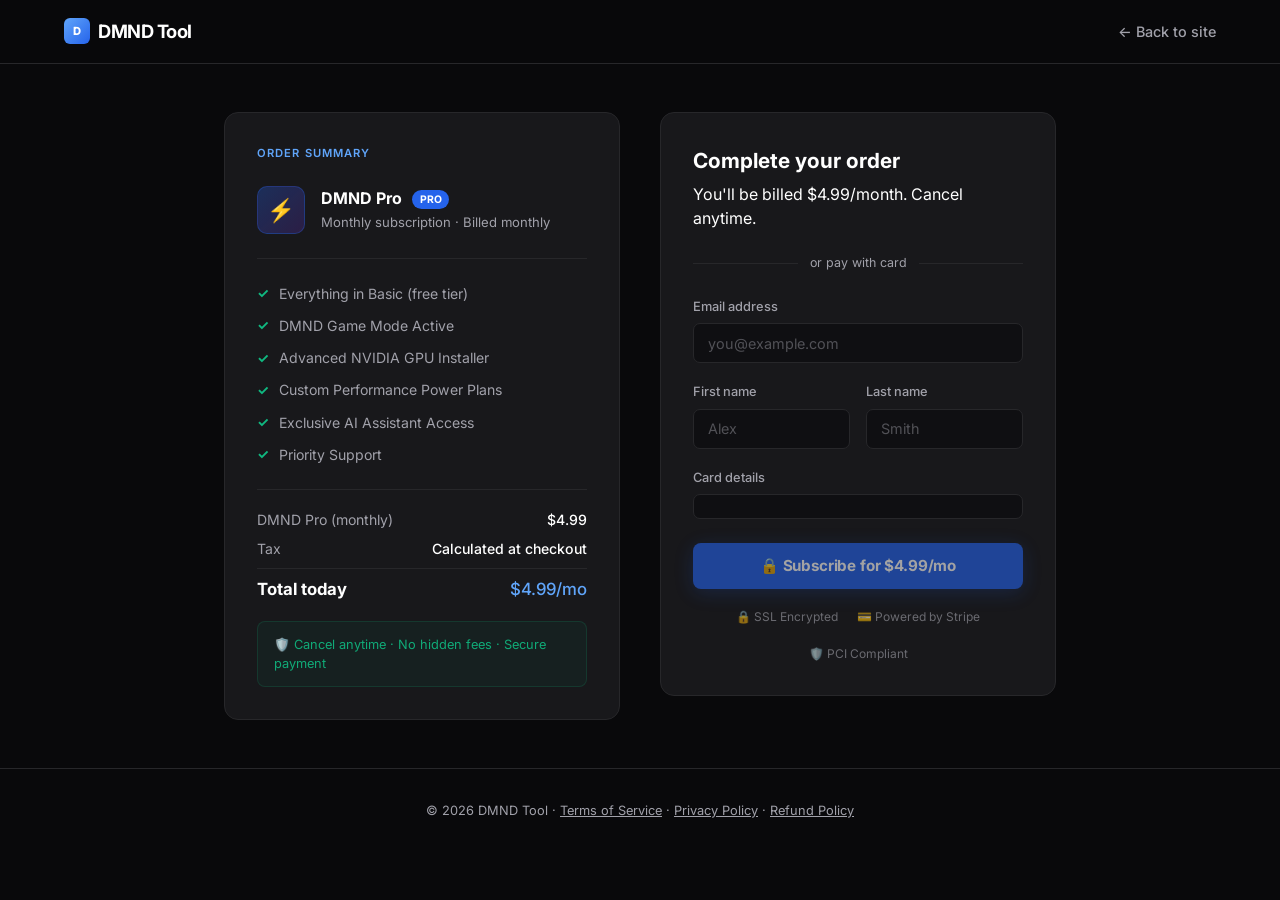
<file: checkout.html>
<!DOCTYPE html>
<html lang="en">
<head>
    <meta charset="UTF-8">
    <meta name="viewport" content="width=device-width, initial-scale=1.0">
    <title>DMND Pro — Checkout</title>
    <link href="https://fonts.googleapis.com/css2?family=Inter:wght@400;500;600;700;800&display=swap" rel="stylesheet">
    <script src="https://js.stripe.com/v3/"></script>
    <style>
        :root {
            --bg-dark: #09090b;
            --text-main: #ffffff;
            --text-muted: #a1a1aa;
            --accent-blue: #2563eb;
            --accent-hover: #1d4ed8;
            --card-bg: #18181b;
            --border-color: #27272a;
            --font-stack: 'Inter', -apple-system, BlinkMacSystemFont, "Segoe UI", Roboto, sans-serif;
        }

        *, *::before, *::after {
            margin: 0; padding: 0;
            box-sizing: border-box;
            font-family: var(--font-stack);
        }

        html { scroll-behavior: smooth; }

        body {
            background-color: var(--bg-dark);
            color: var(--text-main);
            line-height: 1.5;
            min-height: 100vh;
        }

        /* subtle grid bg */
        body::before {
            content: '';
            position: fixed; inset: 0; z-index: -1;
            background-image:
                linear-gradient(var(--border-color) 1px, transparent 1px),
                linear-gradient(90deg, var(--border-color) 1px, transparent 1px);
            background-size: 40px 40px;
            opacity: .025;
            pointer-events: none;
        }

        /* ── NAVBAR ── */
        .navbar {
            display: flex;
            justify-content: space-between;
            align-items: center;
            padding: 1.1rem 5%;
            border-bottom: 1px solid var(--border-color);
            background-color: rgba(9, 9, 11, 0.85);
            backdrop-filter: blur(14px);
            position: sticky;
            top: 0;
            z-index: 100;
        }

        .logo {
            font-weight: 700;
            font-size: 1.15rem;
            letter-spacing: -0.5px;
            display: flex;
            align-items: center;
            gap: 0.5rem;
            color: var(--text-main);
            text-decoration: none;
        }

        .logo-icon {
            width: 26px; height: 26px;
            background: linear-gradient(135deg, #60a5fa, #2563eb);
            border-radius: 6px;
            display: flex; align-items: center; justify-content: center;
            font-size: .7rem; font-weight: 800; color: #fff;
        }

        .nav-back {
            color: var(--text-muted);
            text-decoration: none;
            font-size: 0.9rem;
            font-weight: 500;
            display: flex;
            align-items: center;
            gap: .4rem;
            transition: color .2s;
        }
        .nav-back:hover { color: var(--text-main); }

        /* ── CHECKOUT LAYOUT ── */
        .checkout-wrapper {
            max-width: 960px;
            margin: 3rem auto;
            padding: 0 5%;
            display: grid;
            grid-template-columns: 1fr 1fr;
            gap: 2.5rem;
            align-items: start;
        }

        @media (max-width: 700px) {
            .checkout-wrapper {
                grid-template-columns: 1fr;
                margin: 1.5rem auto;
            }
        }

        /* ── ORDER SUMMARY (LEFT) ── */
        .order-summary {
            background: var(--card-bg);
            border: 1px solid var(--border-color);
            border-radius: 14px;
            padding: 2rem;
            position: sticky;
            top: 90px;
        }

        .order-label {
            font-size: .7rem;
            font-weight: 600;
            color: #60a5fa;
            letter-spacing: .1em;
            text-transform: uppercase;
            margin-bottom: 1.5rem;
        }

        .product-row {
            display: flex;
            align-items: center;
            gap: 1rem;
            margin-bottom: 1.5rem;
            padding-bottom: 1.5rem;
            border-bottom: 1px solid var(--border-color);
        }

        .product-icon {
            width: 48px; height: 48px;
            background: linear-gradient(135deg, rgba(37,99,235,.3), rgba(124,58,237,.2));
            border: 1px solid rgba(37,99,235,.3);
            border-radius: 10px;
            display: flex; align-items: center; justify-content: center;
            font-size: 1.4rem;
            flex-shrink: 0;
        }

        .product-info h3 {
            font-size: 1rem;
            font-weight: 700;
            margin-bottom: .2rem;
        }

        .product-info p {
            font-size: .82rem;
            color: var(--text-muted);
        }

        .pro-badge-sm {
            display: inline-block;
            background: var(--accent-blue);
            color: #fff;
            font-size: .65rem;
            font-weight: 700;
            padding: .1rem .45rem;
            border-radius: 20px;
            margin-left: .4rem;
            vertical-align: middle;
        }

        .feature-list {
            list-style: none;
            margin-bottom: 1.5rem;
        }

        .feature-list li {
            display: flex;
            align-items: center;
            gap: .6rem;
            font-size: .88rem;
            color: var(--text-muted);
            margin-bottom: .7rem;
        }

        .feature-list li::before {
            content: '✓';
            color: #10b981;
            font-weight: 700;
            font-size: .85rem;
            flex-shrink: 0;
        }

        .price-breakdown {
            border-top: 1px solid var(--border-color);
            padding-top: 1.2rem;
        }

        .price-row {
            display: flex;
            justify-content: space-between;
            font-size: .88rem;
            color: var(--text-muted);
            margin-bottom: .5rem;
        }

        .price-row.total {
            font-size: 1.05rem;
            font-weight: 700;
            color: var(--text-main);
            margin-top: .5rem;
            padding-top: .5rem;
            border-top: 1px solid var(--border-color);
        }

        .price-row .amount { color: var(--text-main); font-weight: 500; }
        .price-row.total .amount { color: #60a5fa; }

        .guarantee {
            margin-top: 1.2rem;
            background: rgba(16,185,129,.05);
            border: 1px solid rgba(16,185,129,.15);
            border-radius: 8px;
            padding: .8rem 1rem;
            display: flex;
            align-items: center;
            gap: .6rem;
            font-size: .8rem;
            color: rgba(16,185,129,.9);
        }

        /* ── PAYMENT PANEL (RIGHT) ── */
        .payment-panel {
            background: var(--card-bg);
            border: 1px solid var(--border-color);
            border-radius: 14px;
            padding: 2rem;
        }

        .payment-panel h2 {
            font-size: 1.3rem;
            font-weight: 700;
            margin-bottom: .4rem;
        }

        .payment-panel > p {
            font-size: .88rem;
            color: var(--text-muted);
            margin-bottom: 1.8rem;
        }

        /* ── FORM FIELDS ── */
        .field-group {
            margin-bottom: 1.2rem;
        }

        .field-row {
            display: grid;
            grid-template-columns: 1fr 1fr;
            gap: 1rem;
        }

        label {
            display: block;
            font-size: .8rem;
            font-weight: 500;
            color: var(--text-muted);
            margin-bottom: .45rem;
        }

        input[type="text"],
        input[type="email"] {
            width: 100%;
            background: #0f0f12;
            border: 1px solid var(--border-color);
            border-radius: 7px;
            color: var(--text-main);
            font-size: .9rem;
            padding: .65rem .9rem;
            transition: border-color .2s, box-shadow .2s;
            outline: none;
        }

        input[type="text"]:focus,
        input[type="email"]:focus {
            border-color: var(--accent-blue);
            box-shadow: 0 0 0 3px rgba(37,99,235,.15);
        }

        input::placeholder { color: rgba(161,161,170,.45); }

        /* Stripe Element container */
        .stripe-field {
            background: #0f0f12;
            border: 1px solid var(--border-color);
            border-radius: 7px;
            padding: .7rem .9rem;
            transition: border-color .2s, box-shadow .2s;
        }

        .stripe-field.focused {
            border-color: var(--accent-blue);
            box-shadow: 0 0 0 3px rgba(37,99,235,.15);
        }

        .stripe-field.error {
            border-color: #ef4444;
            box-shadow: 0 0 0 3px rgba(239,68,68,.12);
        }

        /* divider */
        .divider {
            display: flex;
            align-items: center;
            gap: .75rem;
            margin: 1.5rem 0;
            color: var(--text-muted);
            font-size: .78rem;
        }
        .divider::before, .divider::after {
            content: '';
            flex: 1;
            height: 1px;
            background: var(--border-color);
        }

        /* Stripe Express Checkout / Card */
        #express-checkout-element {
            margin-bottom: 1rem;
        }

        /* submit button */
        .btn-checkout {
            width: 100%;
            background: var(--accent-blue);
            color: #fff;
            border: none;
            border-radius: 8px;
            padding: .85rem;
            font-size: .95rem;
            font-weight: 700;
            cursor: pointer;
            transition: background .2s, transform .15s, box-shadow .2s;
            display: flex;
            align-items: center;
            justify-content: center;
            gap: .5rem;
            margin-top: 1.5rem;
            box-shadow: 0 4px 20px rgba(37,99,235,.3);
            letter-spacing: -.01em;
        }

        .btn-checkout:hover {
            background: var(--accent-hover);
            transform: translateY(-1px);
            box-shadow: 0 6px 28px rgba(37,99,235,.4);
        }

        .btn-checkout:disabled {
            opacity: .6;
            cursor: not-allowed;
            transform: none;
        }

        .btn-checkout .spinner {
            width: 16px; height: 16px;
            border: 2px solid rgba(255,255,255,.3);
            border-top-color: #fff;
            border-radius: 50%;
            animation: spin .7s linear infinite;
            display: none;
        }

        .btn-checkout.loading .spinner { display: block; }
        .btn-checkout.loading .btn-text { display: none; }

        @keyframes spin { to { transform: rotate(360deg); } }

        /* error message */
        #error-message {
            display: none;
            background: rgba(239,68,68,.08);
            border: 1px solid rgba(239,68,68,.2);
            color: #f87171;
            border-radius: 7px;
            padding: .7rem 1rem;
            font-size: .85rem;
            margin-top: 1rem;
        }

        /* security badges */
        .security-row {
            display: flex;
            align-items: center;
            justify-content: center;
            gap: 1.2rem;
            margin-top: 1.2rem;
            flex-wrap: wrap;
        }

        .security-badge {
            display: flex;
            align-items: center;
            gap: .35rem;
            font-size: .75rem;
            color: rgba(161,161,170,.6);
        }

        /* ── SUCCESS STATE ── */
        .success-screen {
            display: none;
            text-align: center;
            padding: 2.5rem 1.5rem;
        }

        .success-icon {
            width: 64px; height: 64px;
            background: rgba(16,185,129,.1);
            border: 2px solid rgba(16,185,129,.3);
            border-radius: 50%;
            display: flex; align-items: center; justify-content: center;
            font-size: 1.8rem;
            margin: 0 auto 1.2rem;
        }

        .success-screen h2 { font-size: 1.5rem; font-weight: 700; margin-bottom: .5rem; }
        .success-screen p { color: var(--text-muted); font-size: .9rem; line-height: 1.6; max-width: 320px; margin: 0 auto 1.5rem; }

        .btn-primary-sm {
            display: inline-flex;
            align-items: center;
            gap: .4rem;
            background: var(--accent-blue);
            color: #fff;
            padding: .6rem 1.4rem;
            border-radius: 7px;
            text-decoration: none;
            font-size: .9rem;
            font-weight: 600;
            transition: background .2s;
        }
        .btn-primary-sm:hover { background: var(--accent-hover); }

        /* ── FOOTER ── */
        .checkout-footer {
            text-align: center;
            padding: 2rem 5%;
            color: var(--text-muted);
            font-size: .8rem;
            border-top: 1px solid var(--border-color);
            margin-top: 3rem;
        }

        .checkout-footer a { color: var(--text-muted); text-decoration: underline; }
        .checkout-footer a:hover { color: var(--text-main); }
    </style>
</head>
<body>

    <!-- NAVBAR -->
    <nav class="navbar">
        <a href="index.html" class="logo">
            <div class="logo-icon">D</div>
            DMND Tool
        </a>
        <a href="index.html" class="nav-back">
            ← Back to site
        </a>
    </nav>

    <!-- CHECKOUT -->
    <div class="checkout-wrapper">

        <!-- LEFT: Order Summary -->
        <div class="order-summary">
            <div class="order-label">Order Summary</div>

            <div class="product-row">
                <div class="product-icon">⚡</div>
                <div class="product-info">
                    <h3>DMND Pro <span class="pro-badge-sm">PRO</span></h3>
                    <p>Monthly subscription · Billed monthly</p>
                </div>
            </div>

            <ul class="feature-list">
                <li>Everything in Basic (free tier)</li>
                <li>DMND Game Mode Active</li>
                <li>Advanced NVIDIA GPU Installer</li>
                <li>Custom Performance Power Plans</li>
                <li>Exclusive AI Assistant Access</li>
                <li>Priority Support</li>
            </ul>

            <div class="price-breakdown">
                <div class="price-row">
                    <span>DMND Pro (monthly)</span>
                    <span class="amount">$4.99</span>
                </div>
                <div class="price-row">
                    <span>Tax</span>
                    <span class="amount">Calculated at checkout</span>
                </div>
                <div class="price-row total">
                    <span>Total today</span>
                    <span class="amount">$4.99/mo</span>
                </div>
            </div>

            <div class="guarantee">
                🛡️ Cancel anytime · No hidden fees · Secure payment
            </div>
        </div>

        <!-- RIGHT: Payment Panel -->
        <div class="payment-panel">

            <!-- Form view -->
            <div id="checkout-form-view">
                <h2>Complete your order</h2>
                <p>You'll be billed $4.99/month. Cancel anytime.</p>

                <!-- Express checkout (Apple Pay / Google Pay) -->
                <div id="express-checkout-element"></div>
                <div class="divider" id="express-divider">or pay with card</div>

                <!-- Contact -->
                <div class="field-group">
                    <label for="email">Email address</label>
                    <input type="email" id="email" placeholder="you@example.com" autocomplete="email">
                </div>

                <div class="field-group field-row">
                    <div>
                        <label for="fname">First name</label>
                        <input type="text" id="fname" placeholder="Alex" autocomplete="given-name">
                    </div>
                    <div>
                        <label for="lname">Last name</label>
                        <input type="text" id="lname" placeholder="Smith" autocomplete="family-name">
                    </div>
                </div>

                <!-- Card details via Stripe Payment Element -->
                <div class="field-group">
                    <label>Card details</label>
                    <div class="stripe-field" id="payment-element-container">
                        <div id="payment-element">
                            <!-- Stripe Payment Element mounts here -->
                        </div>
                    </div>
                </div>

                <div id="error-message"></div>

                <button class="btn-checkout" id="submit-btn" disabled>
                    <div class="spinner"></div>
                    <span class="btn-text">🔒 Subscribe for $4.99/mo</span>
                </button>

                <div class="security-row">
                    <span class="security-badge">🔒 SSL Encrypted</span>
                    <span class="security-badge">💳 Powered by Stripe</span>
                    <span class="security-badge">🛡️ PCI Compliant</span>
                </div>
            </div>

            <!-- Success view (shown after payment) -->
            <div class="success-screen" id="success-view">
                <div class="success-icon">✓</div>
                <h2>You're all set!</h2>
                <p>Welcome to DMND Pro. Your subscription is active — check your email for your receipt and download link.</p>
                <a href="index.html" class="btn-primary-sm">← Back to DMND Tool</a>
            </div>

        </div>
    </div>

    <footer class="checkout-footer">
        © 2026 DMND Tool · <a href="#">Terms of Service</a> · <a href="#">Privacy Policy</a> · <a href="#">Refund Policy</a>
    </footer>

    <script>
    // ══════════════════════════════════════════════════════════════════
    //  DMND PRO — STRIPE CHECKOUT INTEGRATION
    //  Uses: Stripe Checkout Sessions API (best practice)
    //
    //  HOW TO SET UP:
    //  1. Replace YOUR_STRIPE_PUBLISHABLE_KEY below with your real key
    //     from https://dashboard.stripe.com/apikeys
    //
    //  2. On your SERVER, create a Checkout Session like this (Node.js):
    //
    //     const session = await stripe.checkout.sessions.create({
    //       mode: 'subscription',
    //       line_items: [{ price: 'price_YOUR_PRICE_ID', quantity: 1 }],
    //       success_url: 'https://yourdomain.github.io/checkout.html?success=true',
    //       cancel_url:  'https://yourdomain.github.io/checkout.html?canceled=true',
    //       customer_email: customerEmail, // optional, pre-fills email
    //     });
    //     res.json({ url: session.url }); // redirect client to session.url
    //
    //  3. Or use Stripe's no-code Payment Links from:
    //     https://dashboard.stripe.com/payment-links
    //     (simplest option for GitHub Pages — no server needed)
    //
    //  CURRENT MODE: This page shows the UI with embedded Payment Element.
    //  To go fully live without a server, replace the button's onclick
    //  with a redirect to your Stripe Payment Link URL.
    // ══════════════════════════════════════════════════════════════════

    const STRIPE_PUBLISHABLE_KEY = 'pk_test_YOUR_KEY_HERE'; // 🔑 Replace this

    // ── Check for success/cancel redirects from Stripe ──
    const params = new URLSearchParams(window.location.search);
    if (params.get('success') === 'true') {
        document.getElementById('checkout-form-view').style.display = 'none';
        document.getElementById('success-view').style.display = 'block';
    }

    // ── Initialize Stripe ──
    let stripe, elements, paymentElement;

    async function initStripe() {
        stripe = Stripe(STRIPE_PUBLISHABLE_KEY);

        // ────────────────────────────────────────────────
        // OPTION A: Full embedded Payment Element
        // Requires a server endpoint that creates a
        // Checkout Session or PaymentIntent and returns
        // the clientSecret. Uncomment and fill in below:
        //
        // const res = await fetch('/api/create-subscription', {
        //     method: 'POST',
        //     headers: { 'Content-Type': 'application/json' },
        //     body: JSON.stringify({ email: document.getElementById('email').value })
        // });
        // const { clientSecret } = await res.json();
        //
        // elements = stripe.elements({ clientSecret, appearance });
        // paymentElement = elements.create('payment');
        // paymentElement.mount('#payment-element');
        // paymentElement.on('ready', () => {
        //     document.getElementById('submit-btn').disabled = false;
        // });
        // ────────────────────────────────────────────────

        // OPTION B (Recommended for GitHub Pages — no server needed):
        // Use Stripe Payment Links. Replace the button click below.
        document.getElementById('submit-btn').disabled = false;
        document.getElementById('submit-btn').addEventListener('click', handleCheckout);

        // Show a placeholder in the card field area
        document.getElementById('payment-element').innerHTML =
            `<div style="font-size:.82rem;color:rgba(161,161,170,.5);padding:.2rem 0">
                Card fields will appear here once your Stripe key is connected.
             </div>`;

        // Hide express checkout if not configured
        document.getElementById('express-checkout-element').style.display = 'none';
        document.getElementById('express-divider').style.display = 'none';
    }

    async function handleCheckout() {
        const btn = document.getElementById('submit-btn');
        const errorEl = document.getElementById('error-message');
        const email = document.getElementById('email').value.trim();

        // Basic validation
        if (!email || !email.includes('@')) {
            showError('Please enter a valid email address.');
            return;
        }

        btn.classList.add('loading');
        btn.disabled = true;
        errorEl.style.display = 'none';

        // ── PAYMENT LINK REDIRECT (simplest — no server needed) ──
        // 1. Create a Payment Link in your Stripe dashboard
        // 2. Paste the URL below and uncomment:
        //
        // window.location.href = 'https://buy.stripe.com/YOUR_PAYMENT_LINK';
        // return;

        // ── OR: Call your server to create a Checkout Session ──
        // try {
        //     const res = await fetch('/api/create-checkout-session', {
        //         method: 'POST',
        //         headers: { 'Content-Type': 'application/json' },
        //         body: JSON.stringify({ email })
        //     });
        //     const { url } = await res.json();
        //     window.location.href = url; // Redirect to Stripe-hosted checkout
        // } catch (err) {
        //     showError('Something went wrong. Please try again.');
        //     btn.classList.remove('loading');
        //     btn.disabled = false;
        // }

        // Demo mode: show success after 1.5s
        setTimeout(() => {
            document.getElementById('checkout-form-view').style.display = 'none';
            document.getElementById('success-view').style.display = 'block';
        }, 1500);
    }

    function showError(msg) {
        const el = document.getElementById('error-message');
        el.textContent = msg;
        el.style.display = 'block';
    }

    // Run on load
    initStripe();
    </script>

</body>
</html>
</file>
